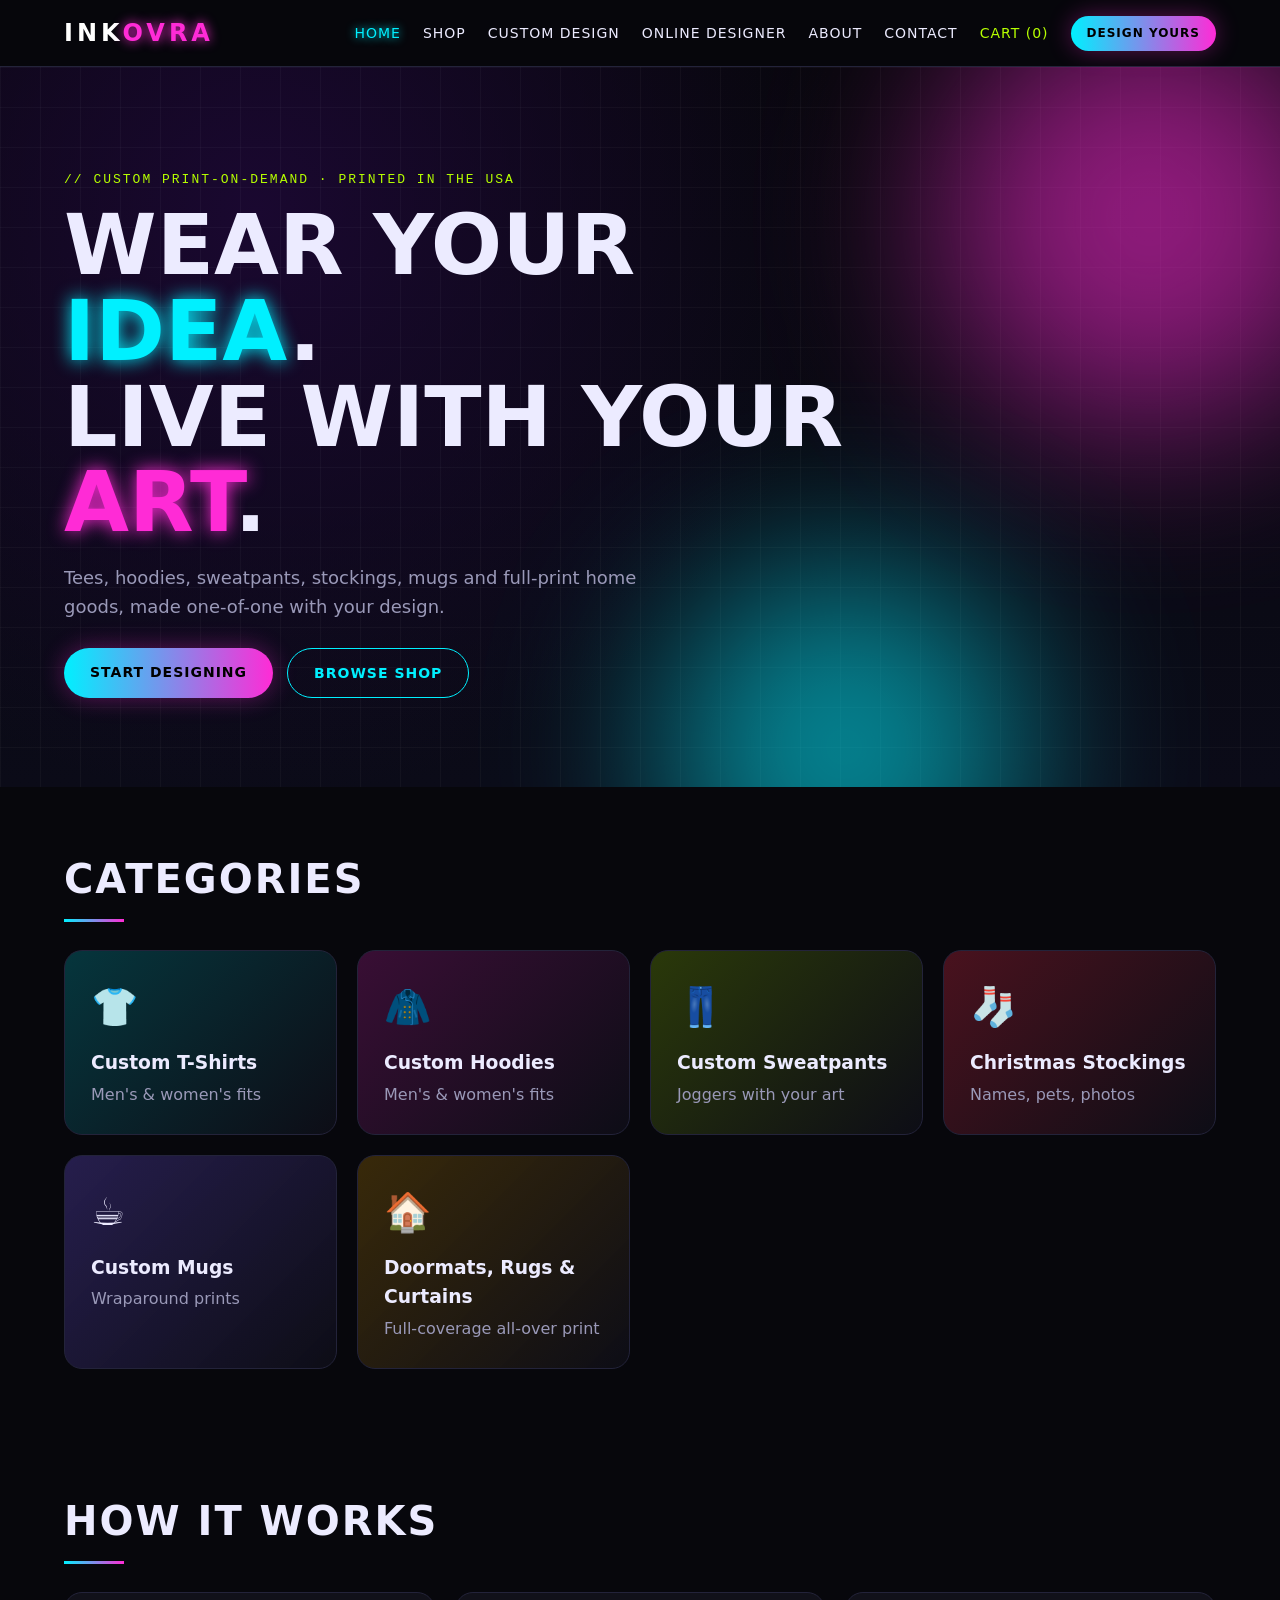
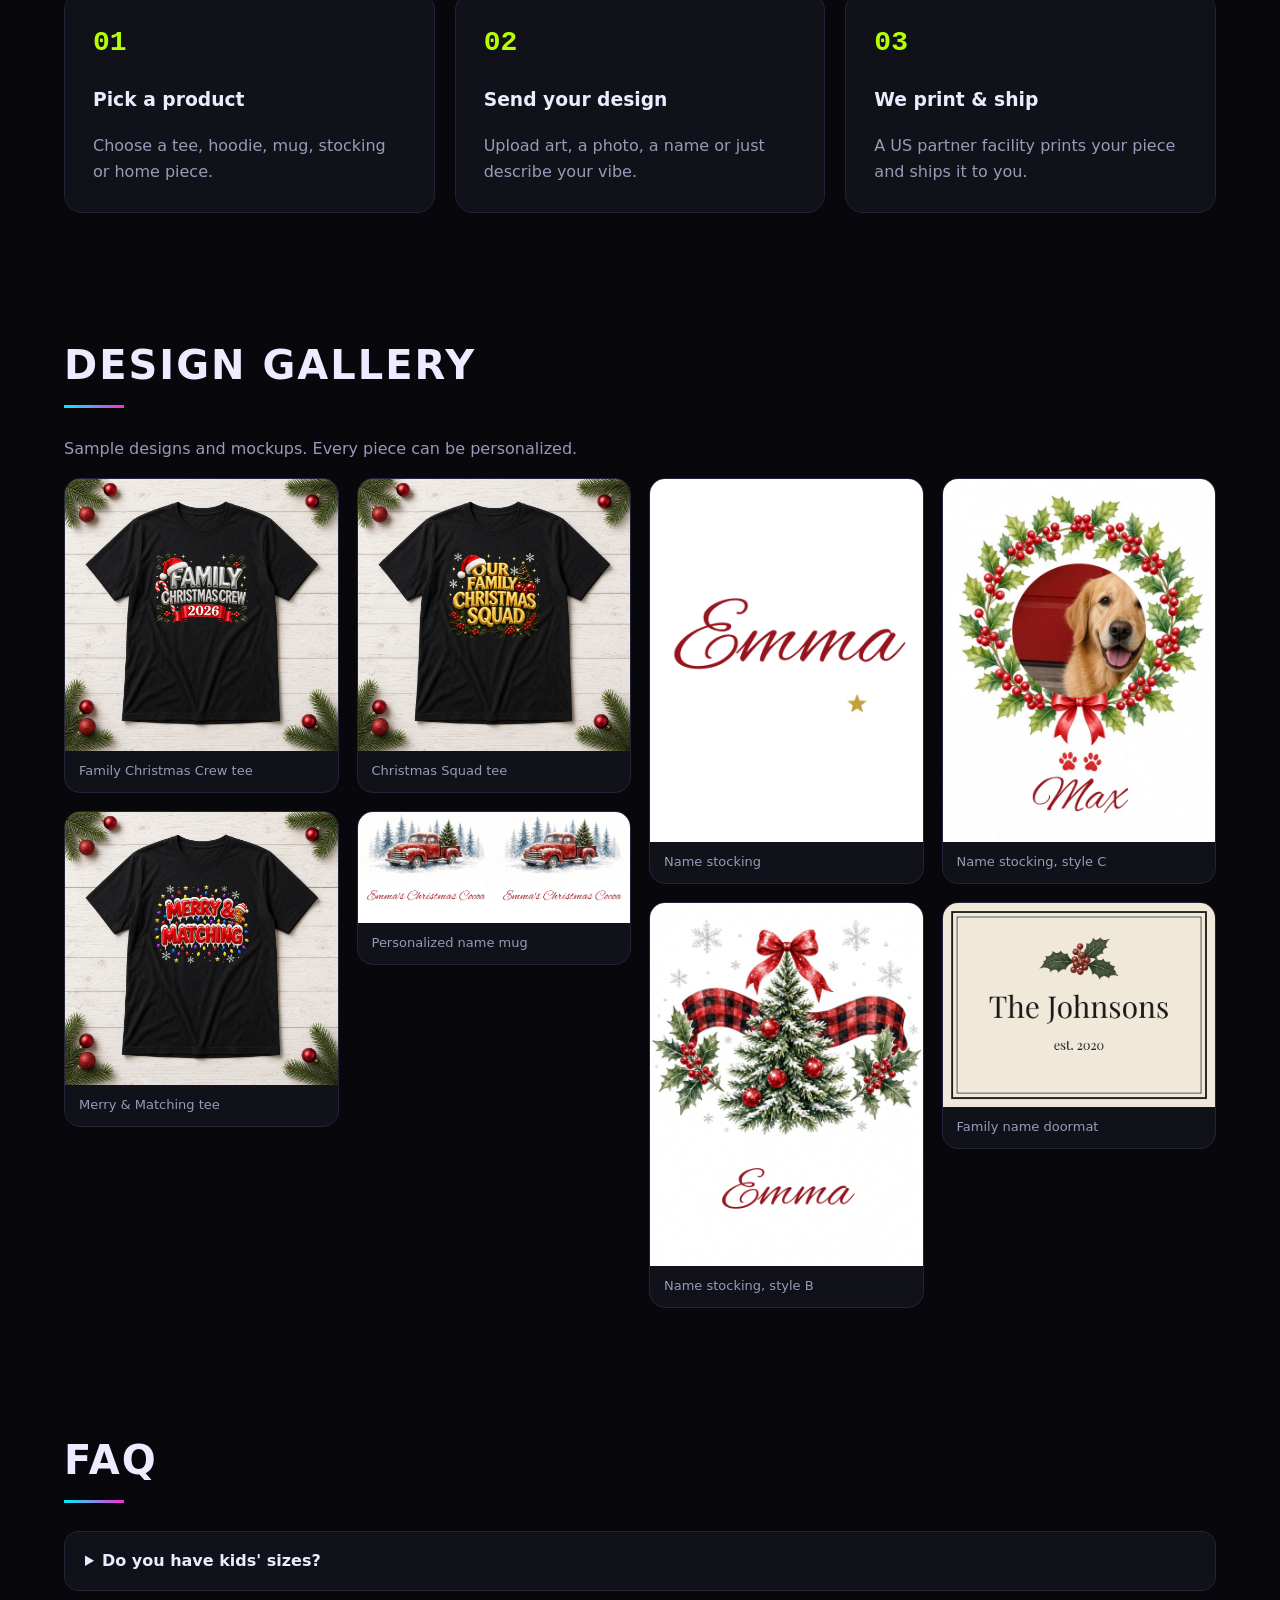
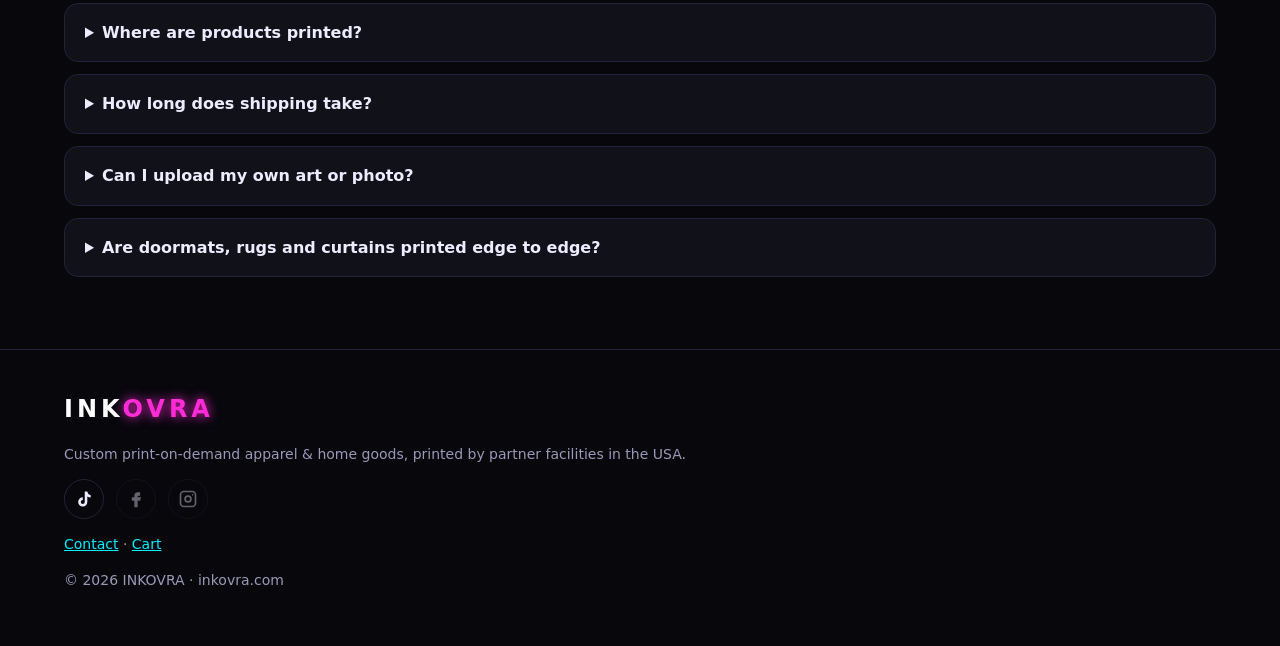
<file: index.html>
<!doctype html><html lang="en"><head><meta charset="utf-8"><meta name="viewport" content="width=device-width,initial-scale=1"><title>Wear Your Idea | INKOVRA</title><meta name="description" content="INKOVRA: custom print-on-demand tees, hoodies, mugs, stockings and home goods, printed in the USA."><meta property="og:type" content="website"><meta property="og:site_name" content="INKOVRA"><meta property="og:title" content="Wear Your Idea | INKOVRA"><meta property="og:description" content="Wear your idea. Custom print-on-demand apparel and home goods, printed in the USA."><meta property="og:image" content="https://inkovra.com/assets/mockup1_family-christmas-crew-2026.jpg"><meta property="og:url" content="https://inkovra.com/index.html"><meta name="twitter:card" content="summary_large_image"><link rel="stylesheet" href="css/style.css"></head><body>
<header class="top"><a class="logo" href="index.html">INK<span>OVRA</span></a><button class="burger" aria-label="Menu" onclick="document.body.classList.toggle('open')">☰</button><nav><a href="index.html" class=on>Home</a><a href="shop.html">Shop</a><a href="custom.html">Custom Design</a><a href="designer.html">Online Designer</a><a href="about.html">About</a><a href="contact.html">Contact</a><a href="checkout.html" class="cartlink">Cart (<span id="cc">0</span>)</a><a class="btn sm" href="custom.html">Design Yours</a></nav></header>
<main><section class="hero"><div class="glow g1"></div><div class="glow g2"></div><div class="hin"><p class="kicker">// CUSTOM PRINT-ON-DEMAND · PRINTED IN THE USA</p><h1>Wear your <span class="neon">idea</span>.<br>Live with your <span class="neon2">art</span>.</h1><p class="lead">Tees, hoodies, sweatpants, stockings, mugs and full-print home goods, made one-of-one with your design.</p><div class="row"><a class="btn" href="custom.html">Start Designing</a><a class="btn ghost" href="shop.html">Browse Shop</a></div></div></section>
<section><h2 class="sec">Categories</h2><div class="grid cats"><a class="cat c-tee" href="shop.html#tee"><div class="ico">👕</div><h3>Custom T-Shirts</h3><p>Men's & women's fits</p></a><a class="cat c-hoodie" href="shop.html#hoodie"><div class="ico">🧥</div><h3>Custom Hoodies</h3><p>Men's & women's fits</p></a><a class="cat c-jogger" href="shop.html#jogger"><div class="ico">👖</div><h3>Custom Sweatpants</h3><p>Joggers with your art</p></a><a class="cat c-stocking" href="shop.html#stocking"><div class="ico">🧦</div><h3>Christmas Stockings</h3><p>Names, pets, photos</p></a><a class="cat c-mug" href="shop.html#mug"><div class="ico">☕</div><h3>Custom Mugs</h3><p>Wraparound prints</p></a><a class="cat c-home" href="shop.html#home"><div class="ico">🏠</div><h3>Doormats, Rugs & Curtains</h3><p>Full-coverage all-over print</p></a></div></section>
<section class="how"><h2 class="sec">How it works</h2><div class="grid three"><div class="step"><b>01</b><h3>Pick a product</h3><p>Choose a tee, hoodie, mug, stocking or home piece.</p></div><div class="step"><b>02</b><h3>Send your design</h3><p>Upload art, a photo, a name or just describe your vibe.</p></div><div class="step"><b>03</b><h3>We print & ship</h3><p>A US partner facility prints your piece and ships it to you.</p></div></div></section>
<section><h2 class="sec">Design Gallery</h2><p class="muted">Sample designs and mockups. Every piece can be personalized.</p><div class="gal"><figure class="gi"><img src="assets/mockup1_family-christmas-crew-2026.jpg" alt="Family Christmas Crew tee" loading="lazy"><figcaption>Family Christmas Crew tee</figcaption></figure><figure class="gi"><img src="assets/mockup2_merry-and-matching.jpg" alt="Merry & Matching tee" loading="lazy"><figcaption>Merry & Matching tee</figcaption></figure><figure class="gi"><img src="assets/mockup3_our-family-christmas-squad.jpg" alt="Christmas Squad tee" loading="lazy"><figcaption>Christmas Squad tee</figcaption></figure><figure class="gi"><img src="assets/mug1_Emma.png" alt="Personalized name mug" loading="lazy"><figcaption>Personalized name mug</figcaption></figure><figure class="gi"><img src="assets/stocking_a_Emma.png" alt="Name stocking" loading="lazy"><figcaption>Name stocking</figcaption></figure><figure class="gi"><img src="assets/stocking_b_Emma.png" alt="Name stocking, style B" loading="lazy"><figcaption>Name stocking, style B</figcaption></figure><figure class="gi"><img src="assets/stocking_c_Max.png" alt="Name stocking, style C" loading="lazy"><figcaption>Name stocking, style C</figcaption></figure><figure class="gi"><img src="assets/doormat_a_Johnsons.png" alt="Family name doormat" loading="lazy"><figcaption>Family name doormat</figcaption></figure></div></section>
<section class="faq"><h2 class="sec">FAQ</h2><details><summary>Do you have kids' sizes?</summary><p>Not right now. Our tees and hoodies come in men's and women's fits only.</p></details><details><summary>Where are products printed?</summary><p>Orders are printed and shipped by partner print facilities in the United States.</p></details><details><summary>How long does shipping take?</summary><p>Production and delivery times depend on the product. We'll confirm the timeline with you before you order.</p></details><details><summary>Can I upload my own art or photo?</summary><p>Yes. Use the Custom Design page to describe your idea and share references, and we'll follow up.</p></details><details><summary>Are doormats, rugs and curtains printed edge to edge?</summary><p>Yes, they are full-coverage all-over prints.</p></details></section></main>
<footer><div class="logo">INK<span>OVRA</span></div><p>Custom print-on-demand apparel & home goods, printed by partner facilities in the USA.</p><div class="social" data-social></div><p><a href="contact.html">Contact</a> · <a href="checkout.html">Cart</a></p><p class="muted">© 2026 INKOVRA · inkovra.com</p></footer><script src="js/config.js"></script><script src="js/main.js"></script></body></html>
</file>
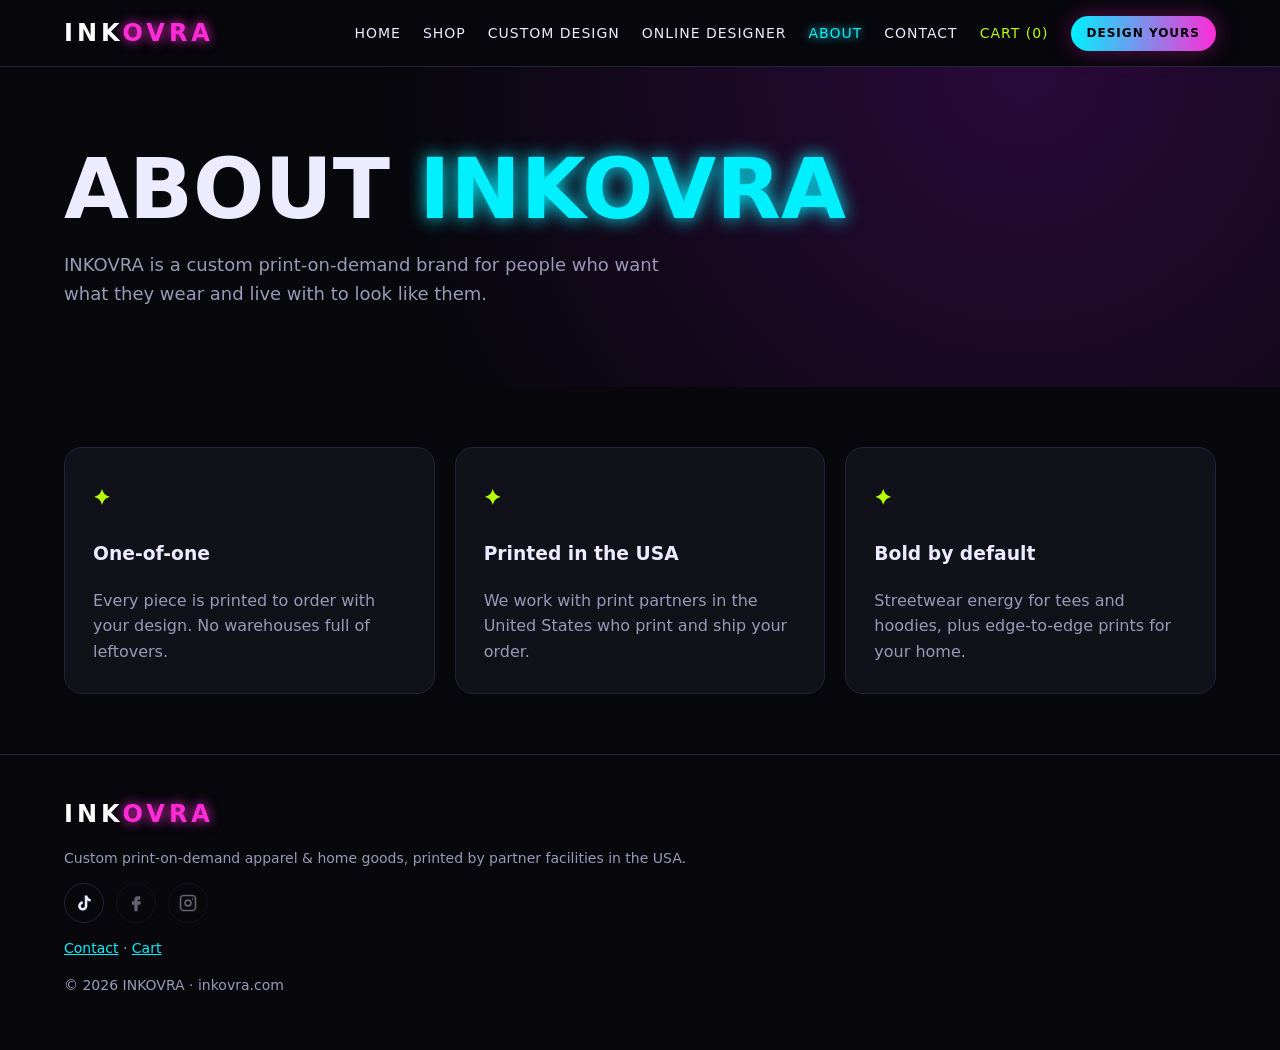
<file: about.html>
<!doctype html><html lang="en"><head><meta charset="utf-8"><meta name="viewport" content="width=device-width,initial-scale=1"><title>About | INKOVRA</title><meta name="description" content="INKOVRA: custom print-on-demand tees, hoodies, mugs, stockings and home goods, printed in the USA."><meta property="og:type" content="website"><meta property="og:site_name" content="INKOVRA"><meta property="og:title" content="About | INKOVRA"><meta property="og:description" content="Wear your idea. Custom print-on-demand apparel and home goods, printed in the USA."><meta property="og:image" content="https://inkovra.com/assets/mockup1_family-christmas-crew-2026.jpg"><meta property="og:url" content="https://inkovra.com/about.html"><meta name="twitter:card" content="summary_large_image"><link rel="stylesheet" href="css/style.css"></head><body>
<header class="top"><a class="logo" href="index.html">INK<span>OVRA</span></a><button class="burger" aria-label="Menu" onclick="document.body.classList.toggle('open')">☰</button><nav><a href="index.html">Home</a><a href="shop.html">Shop</a><a href="custom.html">Custom Design</a><a href="designer.html">Online Designer</a><a href="about.html" class=on>About</a><a href="contact.html">Contact</a><a href="checkout.html" class="cartlink">Cart (<span id="cc">0</span>)</a><a class="btn sm" href="custom.html">Design Yours</a></nav></header>
<main><section class="ph-head"><h1>About <span class="neon">INKOVRA</span></h1><p class="lead">INKOVRA is a custom print-on-demand brand for people who want what they wear and live with to look like them.</p></section>
<section class="grid three"><div class="step"><b>✦</b><h3>One-of-one</h3><p>Every piece is printed to order with your design. No warehouses full of leftovers.</p></div><div class="step"><b>✦</b><h3>Printed in the USA</h3><p>We work with print partners in the United States who print and ship your order.</p></div><div class="step"><b>✦</b><h3>Bold by default</h3><p>Streetwear energy for tees and hoodies, plus edge-to-edge prints for your home.</p></div></section></main>
<footer><div class="logo">INK<span>OVRA</span></div><p>Custom print-on-demand apparel & home goods, printed by partner facilities in the USA.</p><div class="social" data-social></div><p><a href="contact.html">Contact</a> · <a href="checkout.html">Cart</a></p><p class="muted">© 2026 INKOVRA · inkovra.com</p></footer><script src="js/config.js"></script><script src="js/main.js"></script></body></html>
</file>
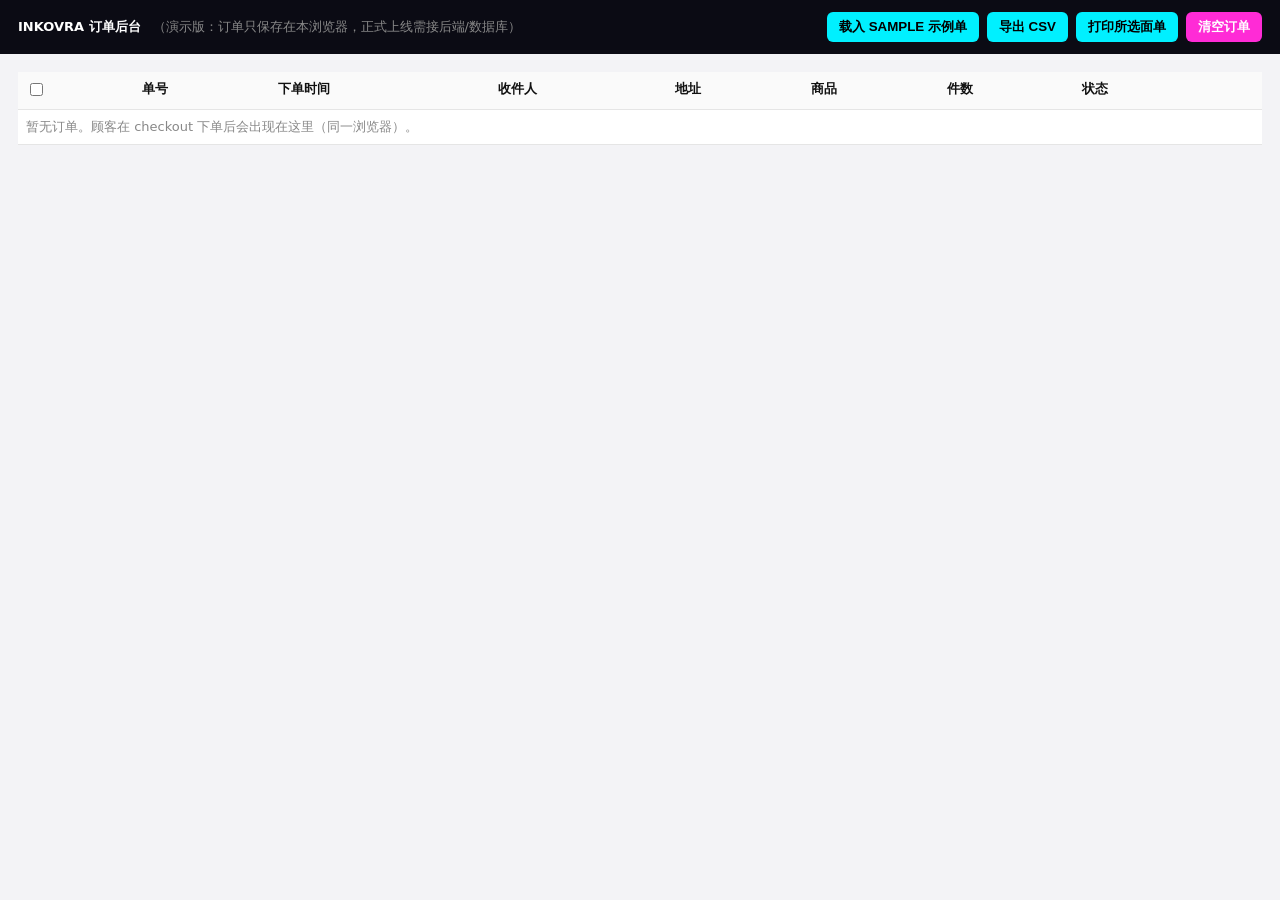
<file: admin.html>
<!doctype html><html lang="zh"><head><meta charset="utf-8"><meta name="viewport" content="width=device-width,initial-scale=1"><meta name="robots" content="noindex"><title>INKOVRA 订单后台</title><link rel="stylesheet" href="css/admin.css"></head><body>
<div class="bar noprint"><b>INKOVRA 订单后台</b><span class="muted">（演示版：订单只保存在本浏览器，正式上线需接后端/数据库）</span><div class="act"><button id="sample">载入 SAMPLE 示例单</button><button id="csv">导出 CSV</button><button id="printall">打印所选面单</button><button id="clear" class="warn">清空订单</button></div></div>
<table class="noprint" id="tbl"><thead><tr><th><input type="checkbox" id="all"></th><th>单号</th><th>下单时间</th><th>收件人</th><th>地址</th><th>商品</th><th>件数</th><th>状态</th><th></th></tr></thead><tbody></tbody></table>
<div id="labels"></div><script src="js/config.js"></script><script src="js/qrcode.js"></script><script src="js/admin.js"></script></body></html>
</file>
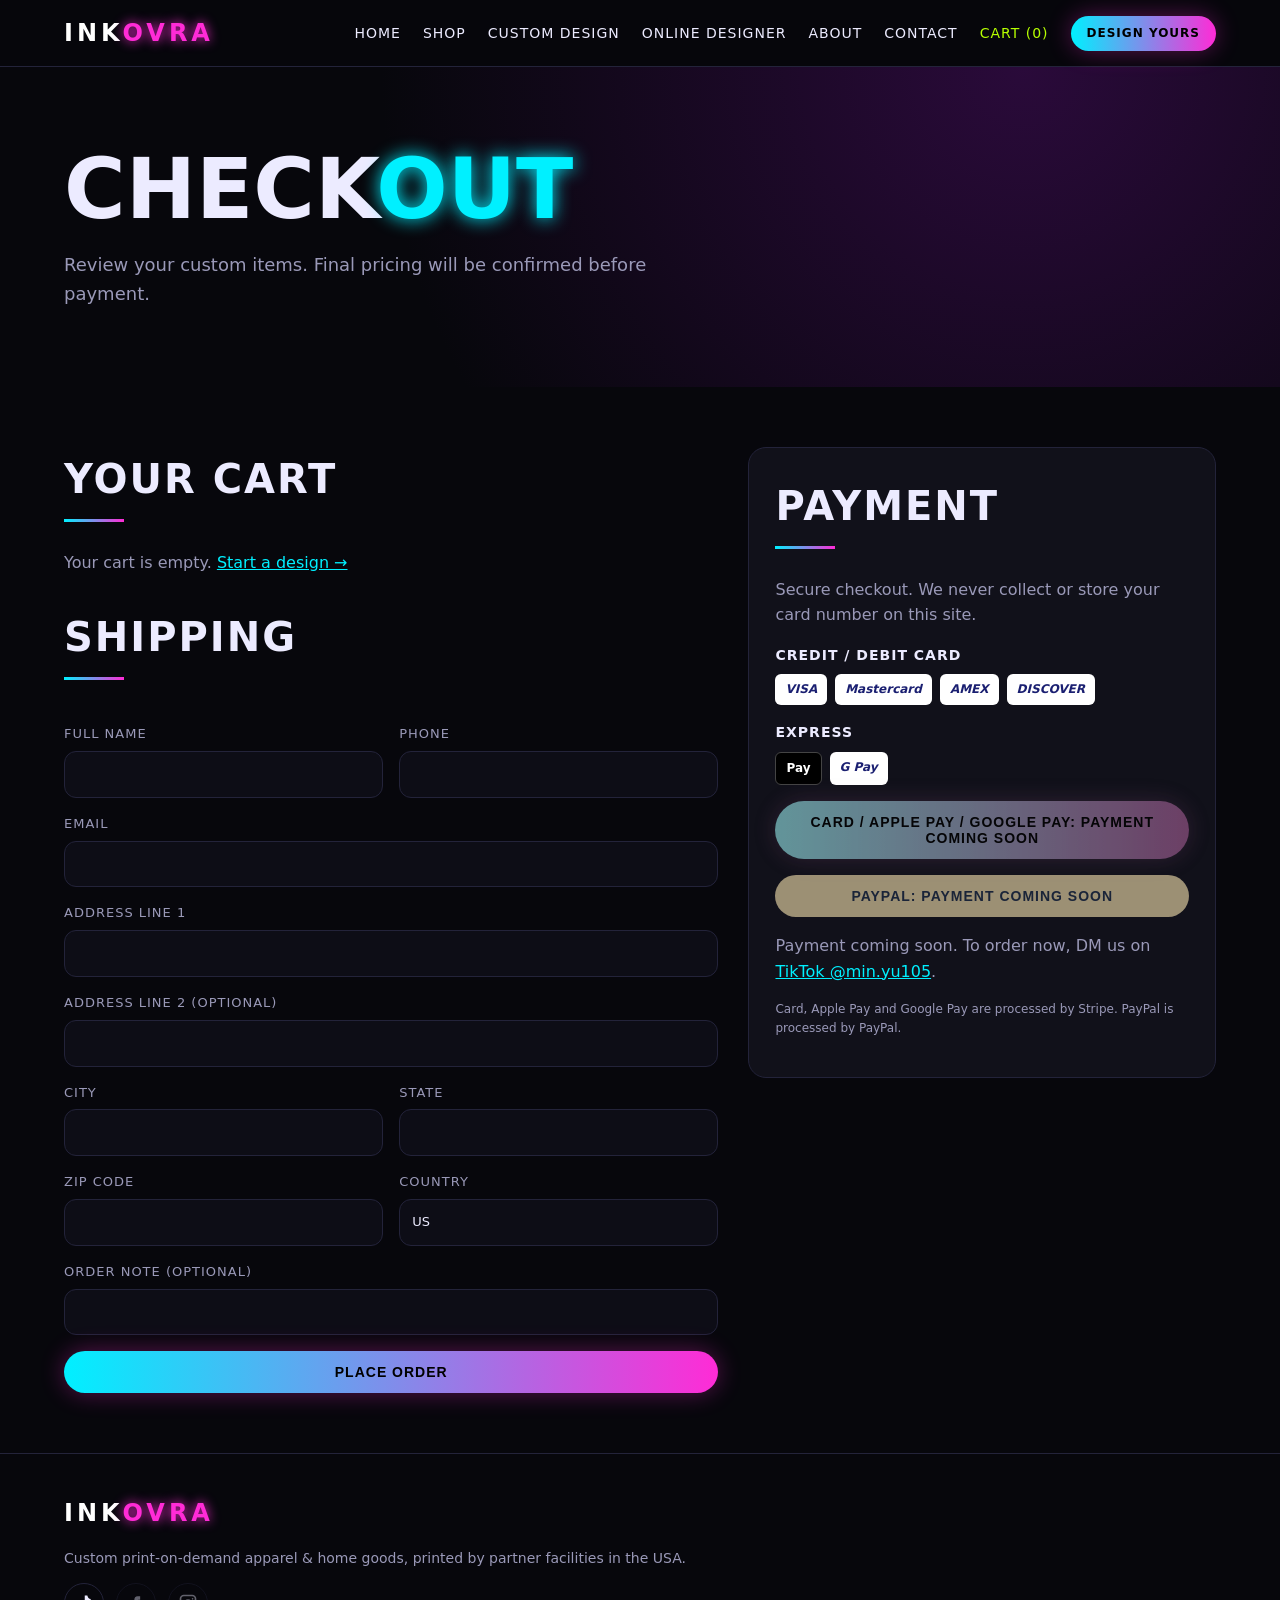
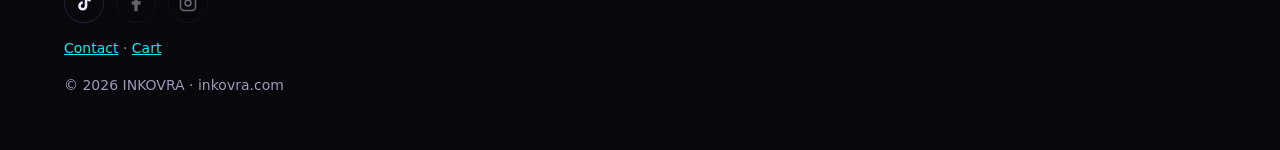
<file: checkout.html>
<!doctype html><html lang="en"><head><meta charset="utf-8"><meta name="viewport" content="width=device-width,initial-scale=1"><title>Checkout | INKOVRA</title><meta name="description" content="INKOVRA: custom print-on-demand tees, hoodies, mugs, stockings and home goods, printed in the USA."><meta property="og:type" content="website"><meta property="og:site_name" content="INKOVRA"><meta property="og:title" content="Checkout | INKOVRA"><meta property="og:description" content="Wear your idea. Custom print-on-demand apparel and home goods, printed in the USA."><meta property="og:image" content="https://inkovra.com/assets/mockup1_family-christmas-crew-2026.jpg"><meta property="og:url" content="https://inkovra.com/checkout.html"><meta name="twitter:card" content="summary_large_image"><link rel="stylesheet" href="css/style.css"></head><body>
<header class="top"><a class="logo" href="index.html">INK<span>OVRA</span></a><button class="burger" aria-label="Menu" onclick="document.body.classList.toggle('open')">☰</button><nav><a href="index.html">Home</a><a href="shop.html">Shop</a><a href="custom.html">Custom Design</a><a href="designer.html">Online Designer</a><a href="about.html">About</a><a href="contact.html">Contact</a><a href="checkout.html" class="cartlink">Cart (<span id="cc">0</span>)</a><a class="btn sm" href="custom.html">Design Yours</a></nav></header>
<main><section class="ph-head"><h1>Check<span class="neon">out</span></h1><p class="lead">Review your custom items. Final pricing will be confirmed before payment.</p></section>
<section class="co"><div><h2 class="sec">Your cart</h2><div id="cartlist"></div>
<form id="shipform" class="form ship"><h2 class="sec">Shipping</h2><div class="two"><label>Full name<input name="name" required></label><label>Phone<input name="phone" required></label></div><label>Email<input type="email" name="email" required></label><label>Address line 1<input name="addr1" required></label><label>Address line 2 (optional)<input name="addr2"></label><div class="two"><label>City<input name="city" required></label><label>State<input name="state" required maxlength="20"></label></div><div class="two"><label>ZIP code<input name="zip" required pattern="[0-9]{5}(-[0-9]{4})?"></label><label>Country<input name="country" value="US" readonly></label></div><label>Order note (optional)<input name="note"></label><button class="btn" type="submit">Place order</button><p id="ordok" class="ok" hidden></p></form></div>
<aside class="pay"><h2 class="sec">Payment</h2><p class="muted">Secure checkout. We never collect or store your card number on this site.</p>
<div class="pmethod"><h3>Credit / Debit Card</h3><div class="pms"><span class="pm">VISA</span><span class="pm">Mastercard</span><span class="pm">AMEX</span><span class="pm">DISCOVER</span></div></div><div class="pmethod"><h3>Express</h3><div class="pms"><span class="pm dark"> Pay</span><span class="pm">G Pay</span></div></div>
<button class="btn wide" id="stripebtn">Pay with Card / Apple Pay / Google Pay</button><div id="paypal-button-container"><button class="btn wide pp" id="ppbtn">PayPal</button></div>
<p class="muted" id="paynote" hidden>Payment coming soon. To order now, DM us on <a href="https://www.tiktok.com/@min.yu105" target="_blank" rel="noopener">TikTok @min.yu105</a>.</p>
<p class="muted small">Card, Apple Pay and Google Pay are processed by Stripe. PayPal is processed by PayPal.</p></aside></section></main>
<footer><div class="logo">INK<span>OVRA</span></div><p>Custom print-on-demand apparel & home goods, printed by partner facilities in the USA.</p><div class="social" data-social></div><p><a href="contact.html">Contact</a> · <a href="checkout.html">Cart</a></p><p class="muted">© 2026 INKOVRA · inkovra.com</p></footer><script src="js/config.js"></script><script src="js/main.js"></script></body></html>
</file>
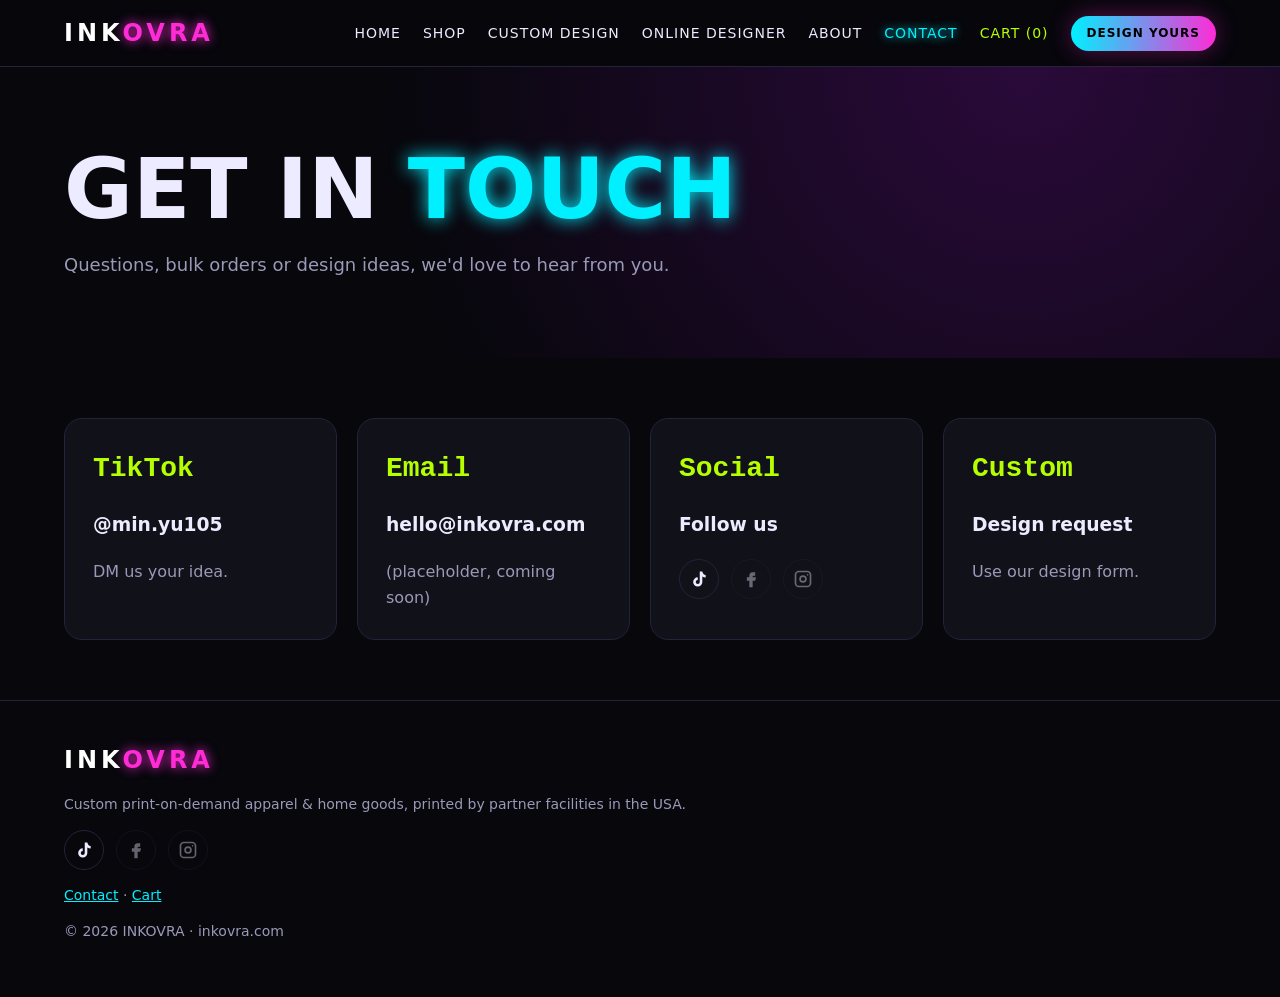
<file: contact.html>
<!doctype html><html lang="en"><head><meta charset="utf-8"><meta name="viewport" content="width=device-width,initial-scale=1"><title>Contact | INKOVRA</title><meta name="description" content="INKOVRA: custom print-on-demand tees, hoodies, mugs, stockings and home goods, printed in the USA."><meta property="og:type" content="website"><meta property="og:site_name" content="INKOVRA"><meta property="og:title" content="Contact | INKOVRA"><meta property="og:description" content="Wear your idea. Custom print-on-demand apparel and home goods, printed in the USA."><meta property="og:image" content="https://inkovra.com/assets/mockup1_family-christmas-crew-2026.jpg"><meta property="og:url" content="https://inkovra.com/contact.html"><meta name="twitter:card" content="summary_large_image"><link rel="stylesheet" href="css/style.css"></head><body>
<header class="top"><a class="logo" href="index.html">INK<span>OVRA</span></a><button class="burger" aria-label="Menu" onclick="document.body.classList.toggle('open')">☰</button><nav><a href="index.html">Home</a><a href="shop.html">Shop</a><a href="custom.html">Custom Design</a><a href="designer.html">Online Designer</a><a href="about.html">About</a><a href="contact.html" class=on>Contact</a><a href="checkout.html" class="cartlink">Cart (<span id="cc">0</span>)</a><a class="btn sm" href="custom.html">Design Yours</a></nav></header>
<main><section class="ph-head"><h1>Get in <span class="neon">touch</span></h1><p class="lead">Questions, bulk orders or design ideas, we'd love to hear from you.</p></section>
<section class="grid three"><a class="step link" href="https://www.tiktok.com/@min.yu105" target="_blank" rel="noopener"><b>TikTok</b><h3>@min.yu105</h3><p>DM us your idea.</p></a><div class="step"><b>Email</b><h3>hello@inkovra.com</h3><p class="muted">(placeholder, coming soon)</p></div><div class="step"><b>Social</b><h3>Follow us</h3><div class="social" data-social></div></div><a class="step link" href="custom.html"><b>Custom</b><h3>Design request</h3><p>Use our design form.</p></a></section></main>
<footer><div class="logo">INK<span>OVRA</span></div><p>Custom print-on-demand apparel & home goods, printed by partner facilities in the USA.</p><div class="social" data-social></div><p><a href="contact.html">Contact</a> · <a href="checkout.html">Cart</a></p><p class="muted">© 2026 INKOVRA · inkovra.com</p></footer><script src="js/config.js"></script><script src="js/main.js"></script></body></html>
</file>
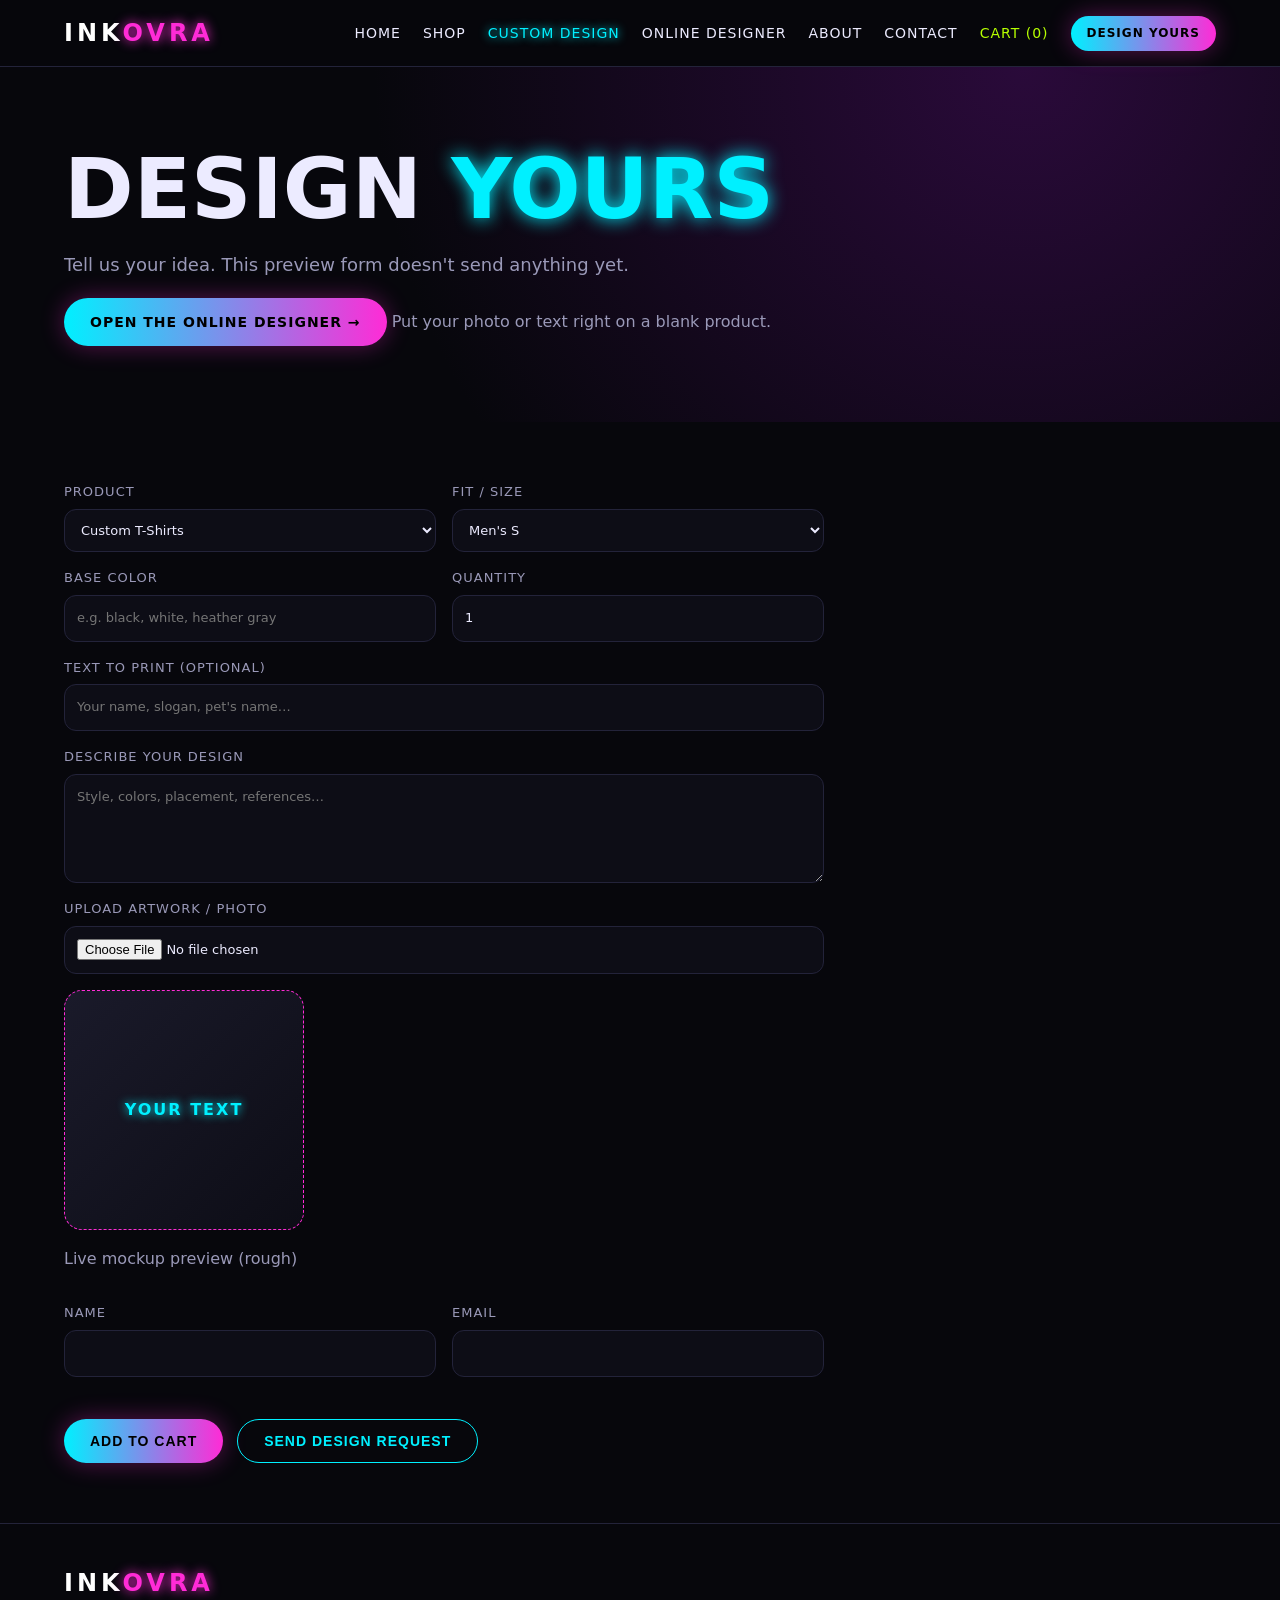
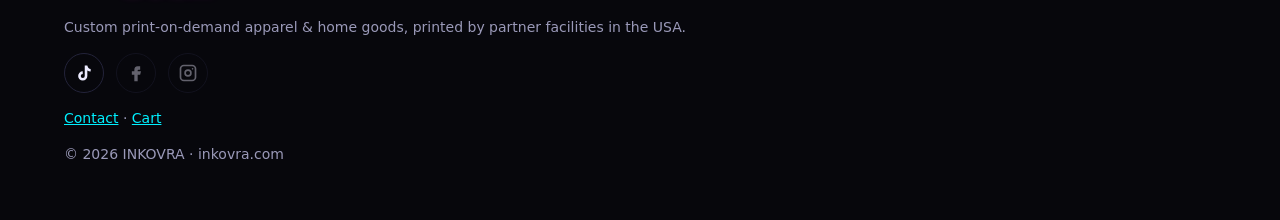
<file: custom.html>
<!doctype html><html lang="en"><head><meta charset="utf-8"><meta name="viewport" content="width=device-width,initial-scale=1"><title>Custom Design | INKOVRA</title><meta name="description" content="INKOVRA: custom print-on-demand tees, hoodies, mugs, stockings and home goods, printed in the USA."><meta property="og:type" content="website"><meta property="og:site_name" content="INKOVRA"><meta property="og:title" content="Custom Design | INKOVRA"><meta property="og:description" content="Wear your idea. Custom print-on-demand apparel and home goods, printed in the USA."><meta property="og:image" content="https://inkovra.com/assets/mockup1_family-christmas-crew-2026.jpg"><meta property="og:url" content="https://inkovra.com/custom.html"><meta name="twitter:card" content="summary_large_image"><link rel="stylesheet" href="css/style.css"></head><body>
<header class="top"><a class="logo" href="index.html">INK<span>OVRA</span></a><button class="burger" aria-label="Menu" onclick="document.body.classList.toggle('open')">☰</button><nav><a href="index.html">Home</a><a href="shop.html">Shop</a><a href="custom.html" class=on>Custom Design</a><a href="designer.html">Online Designer</a><a href="about.html">About</a><a href="contact.html">Contact</a><a href="checkout.html" class="cartlink">Cart (<span id="cc">0</span>)</a><a class="btn sm" href="custom.html">Design Yours</a></nav></header>
<main><section class="ph-head"><h1>Design <span class="neon">yours</span></h1><p class="lead">Tell us your idea. This preview form doesn't send anything yet.</p><p><a class="btn" href="designer.html">Open the Online Designer →</a> <span class="muted">Put your photo or text right on a blank product.</span></p></section>
<section><form id="cform" class="form"><div class="two"><label>Product<select name="item" id="item"><option value="tee">Custom T-Shirts</option><option value="hoodie">Custom Hoodies</option><option value="jogger">Custom Sweatpants</option><option value="stocking">Christmas Stockings</option><option value="mug">Custom Mugs</option><option value="home">Doormats, Rugs & Curtains</option></select></label><label>Fit / size<select name="size"><option>Men's S</option><option>Men's M</option><option>Men's L</option><option>Men's XL</option><option>Men's 2XL</option><option>Women's S</option><option>Women's M</option><option>Women's L</option><option>Women's XL</option><option>N/A (non-apparel)</option></select></label></div>
<div class="two"><label>Base color<input name="color" placeholder="e.g. black, white, heather gray"></label><label>Quantity<input type="number" name="qty" min="1" value="1"></label></div>
<label>Text to print (optional)<input name="text" id="ptext" maxlength="40" placeholder="Your name, slogan, pet's name…"></label>
<label>Describe your design<textarea name="desc" rows="4" placeholder="Style, colors, placement, references…"></textarea></label>
<label>Upload artwork / photo<input type="file" id="file" accept="image/*"></label>
<div class="preview"><div class="pv" id="pv"><img id="pvimg" alt=""><span id="pvtext">YOUR TEXT</span></div><p class="muted">Live mockup preview (rough)</p></div>
<div class="two"><label>Name<input name="name" required></label><label>Email<input type="email" name="email" required></label></div>
<div class="row"><button class="btn" type="button" id="addcart">Add to cart</button><button class="btn ghost" type="submit">Send design request</button></div><p id="added" class="ok" hidden>Added to cart. <a href="checkout.html">Go to checkout →</a></p><p id="ok" class="ok" hidden>Thanks! Online submissions are coming soon. For now, please reach us on TikTok @min.yu105.</p></form></section></main>
<footer><div class="logo">INK<span>OVRA</span></div><p>Custom print-on-demand apparel & home goods, printed by partner facilities in the USA.</p><div class="social" data-social></div><p><a href="contact.html">Contact</a> · <a href="checkout.html">Cart</a></p><p class="muted">© 2026 INKOVRA · inkovra.com</p></footer><script src="js/config.js"></script><script src="js/main.js"></script></body></html>
</file>
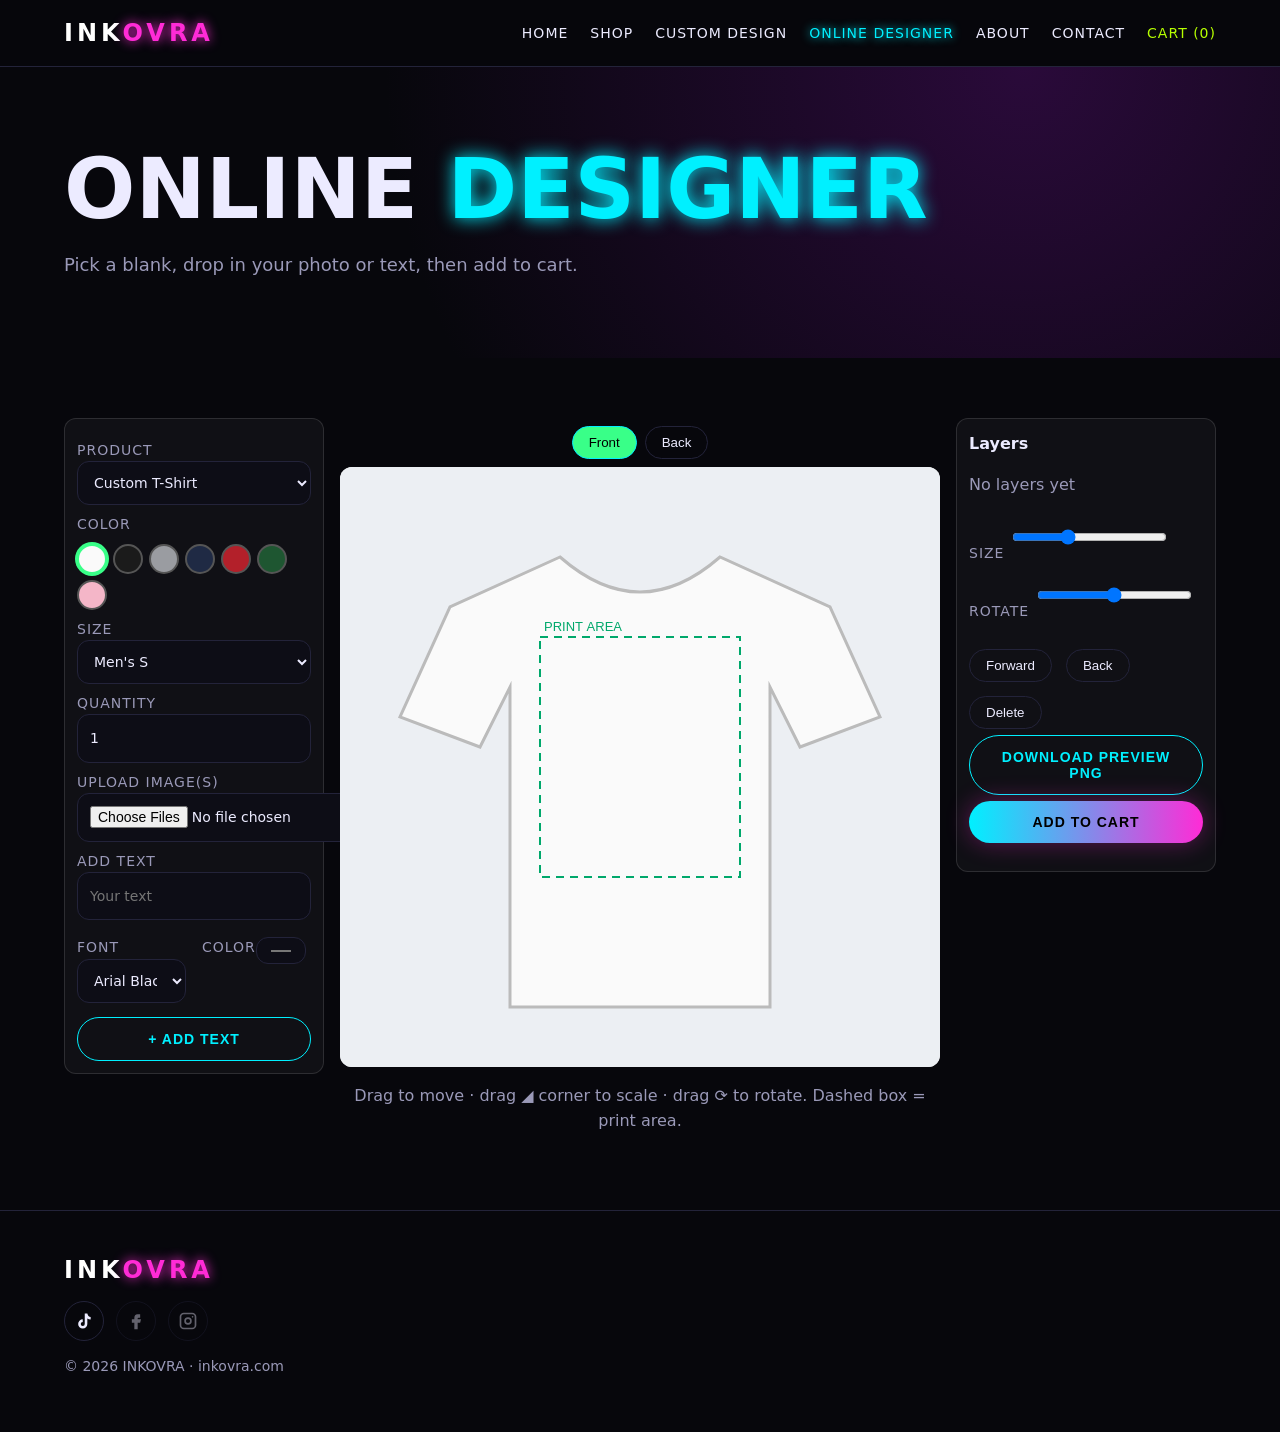
<file: designer.html>
<!doctype html><html lang="en"><head><meta charset="utf-8"><meta name="viewport" content="width=device-width,initial-scale=1"><title>Online Designer | INKOVRA</title><meta name="description" content="Design your own custom tee, hoodie, mug, stocking or home goods online with INKOVRA."><meta property="og:title" content="Online Designer | INKOVRA"><meta property="og:image" content="https://inkovra.com/assets/mockup1_family-christmas-crew-2026.jpg"><link rel="stylesheet" href="css/style.css"><style>
.dz{display:grid;grid-template-columns:260px 1fr 260px;gap:16px;align-items:start}.dz .pn{background:rgba(255,255,255,.04);border:1px solid rgba(255,255,255,.12);border-radius:12px;padding:12px}
.dz label{display:block;margin:8px 0;font-size:14px}.dz select,.dz input[type=text],.dz input[type=number]{width:100%}.sw{display:flex;flex-wrap:wrap;gap:6px}.sw button{width:30px;height:30px;border-radius:50%;border:2px solid #555;cursor:pointer}.sw button.on{border-color:#39ff88;box-shadow:0 0 0 2px #39ff88}
#cv{width:100%;max-width:600px;aspect-ratio:1;touch-action:none;background:#f3f3f3;border-radius:12px;display:block;margin:auto}.tabs{display:flex;gap:8px;justify-content:center;margin:8px}.tabs button.on{background:#39ff88;color:#000}
.dz .btn{width:100%;margin-top:6px}.ly div{display:flex;justify-content:space-between;padding:4px 6px;border-radius:6px;cursor:pointer;font-size:13px}.ly div.on{background:rgba(57,255,136,.2)}
@media(max-width:900px){.dz{grid-template-columns:1fr}.dz .mid{order:-1}}</style></head><body>
<header class="top"><a class="logo" href="index.html">INK<span>OVRA</span></a><button class="burger" aria-label="Menu" onclick="document.body.classList.toggle('open')">☰</button><nav><a href="index.html">Home</a><a href="shop.html">Shop</a><a href="custom.html">Custom Design</a><a href="designer.html" class=on>Online Designer</a><a href="about.html">About</a><a href="contact.html">Contact</a><a href="checkout.html" class="cartlink">Cart (<span id="cc">0</span>)</a></nav></header>
<main><section class="ph-head"><h1>Online <span class="neon">Designer</span></h1><p class="lead">Pick a blank, drop in your photo or text, then add to cart.</p></section>
<section class="dz">
<div class="pn"><label>Product<select id="prod"></select></label><label>Color</label><div class="sw" id="colors"></div>
<label>Size<select id="size"></select></label><label>Quantity<input type="number" id="qty" min="1" value="1"></label>
<label>Upload image(s)<input type="file" id="up" accept="image/*" multiple></label>
<label>Add text<input type="text" id="txt" maxlength="40" placeholder="Your text"></label>
<div class="two"><label>Font<select id="font"><option>Arial Black</option><option>Georgia</option><option>Impact</option><option>Courier New</option><option>Brush Script MT</option><option>Verdana</option></select></label><label>Color<input type="color" id="tcol" value="#e11d48"></label></div>
<button class="btn ghost" id="addtxt">+ Add text</button></div>
<div class="mid"><div class="tabs" id="sides"><button class="chip on" data-s="front">Front</button><button class="chip" data-s="back">Back</button></div><canvas id="cv" width="600" height="600"></canvas><p class="muted" style="text-align:center">Drag to move · drag ◢ corner to scale · drag ⟳ to rotate. Dashed box = print area.</p></div>
<div class="pn"><b>Layers</b><div class="ly" id="layers"></div>
<label>Size <input type="range" id="sc" min="0.1" max="3" step="0.01"></label><label>Rotate <input type="range" id="ro" min="-180" max="180" step="1"></label>
<div class="row"><button class="chip" id="up1">Forward</button><button class="chip" id="dn1">Back</button><button class="chip" id="del">Delete</button></div>
<button class="btn ghost" id="dl">Download preview PNG</button><button class="btn" id="add">Add to cart</button><p id="added" class="ok" hidden>Added to cart. <a href="checkout.html">Go to checkout →</a></p><p class="muted" id="warn"></p></div>
</section></main>
<footer><div class="logo">INK<span>OVRA</span></div><div class="social" data-social></div><p class="muted">© 2026 INKOVRA · inkovra.com</p></footer>
<script src="js/config.js"></script><script src="js/main.js"></script><script src="js/designer.js"></script></body></html>
</file>
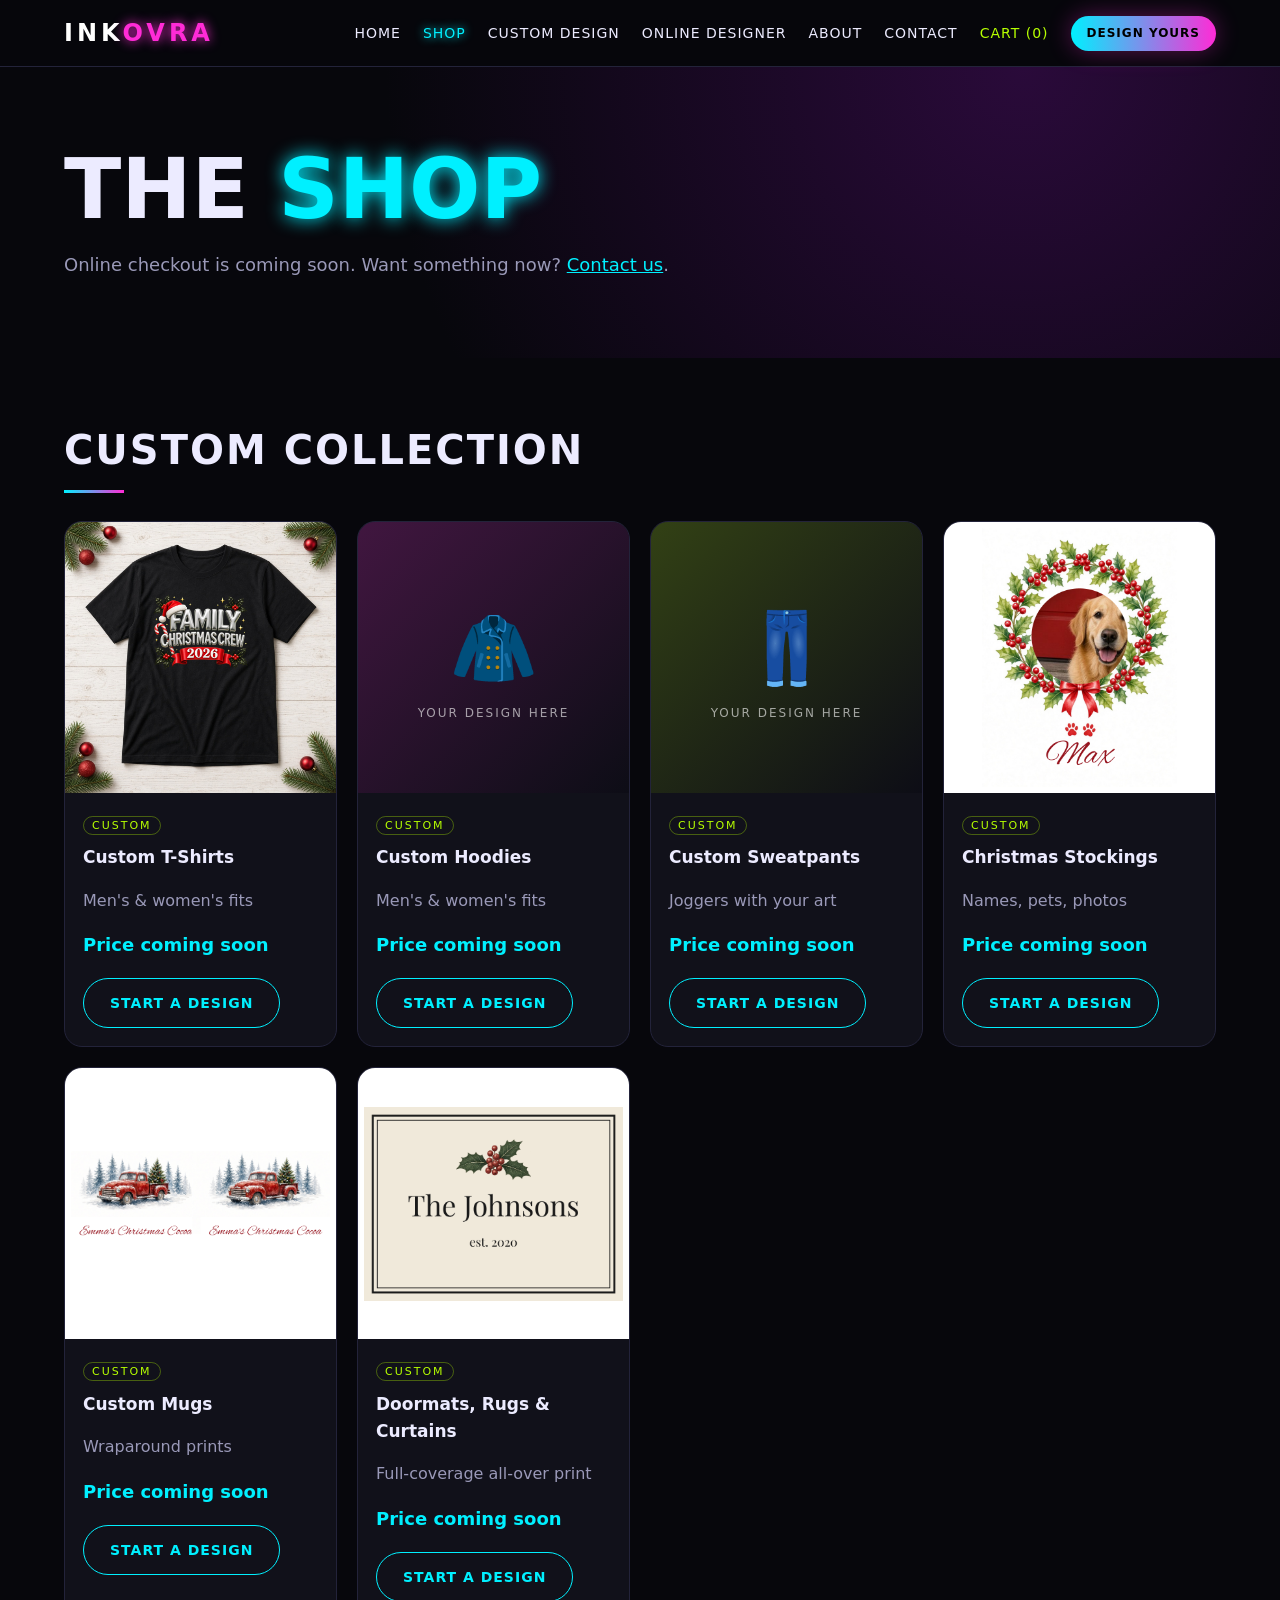
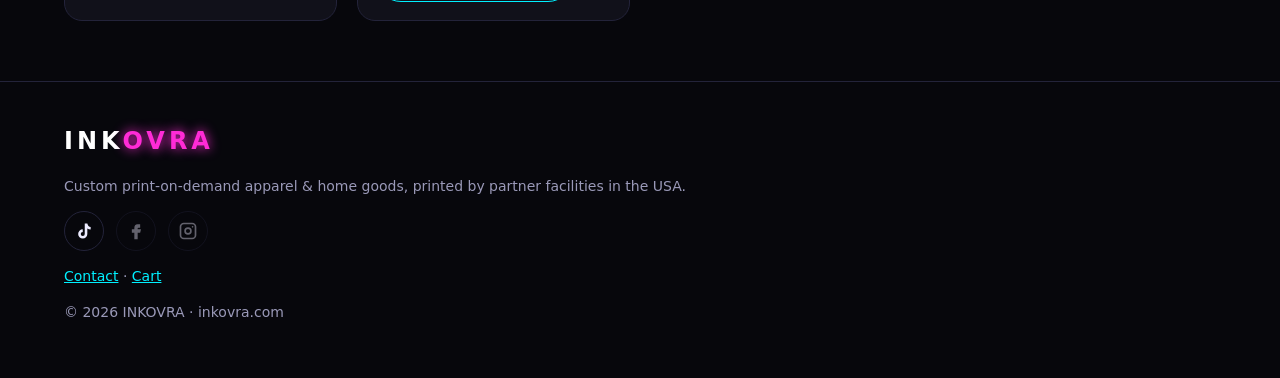
<file: shop.html>
<!doctype html><html lang="en"><head><meta charset="utf-8"><meta name="viewport" content="width=device-width,initial-scale=1"><title>Shop | INKOVRA</title><meta name="description" content="INKOVRA: custom print-on-demand tees, hoodies, mugs, stockings and home goods, printed in the USA."><meta property="og:type" content="website"><meta property="og:site_name" content="INKOVRA"><meta property="og:title" content="Shop | INKOVRA"><meta property="og:description" content="Wear your idea. Custom print-on-demand apparel and home goods, printed in the USA."><meta property="og:image" content="https://inkovra.com/assets/mockup1_family-christmas-crew-2026.jpg"><meta property="og:url" content="https://inkovra.com/shop.html"><meta name="twitter:card" content="summary_large_image"><link rel="stylesheet" href="css/style.css"></head><body>
<header class="top"><a class="logo" href="index.html">INK<span>OVRA</span></a><button class="burger" aria-label="Menu" onclick="document.body.classList.toggle('open')">☰</button><nav><a href="index.html">Home</a><a href="shop.html" class=on>Shop</a><a href="custom.html">Custom Design</a><a href="designer.html">Online Designer</a><a href="about.html">About</a><a href="contact.html">Contact</a><a href="checkout.html" class="cartlink">Cart (<span id="cc">0</span>)</a><a class="btn sm" href="custom.html">Design Yours</a></nav></header>
<main><section class="ph-head"><h1>The <span class="neon">Shop</span></h1><p class="lead">Online checkout is coming soon. Want something now? <a href="contact.html">Contact us</a>.</p></section>
<section data-g="custom"><h2 class="sec">Custom collection</h2><div class="grid prods"><div class="card" id="tee"><div class="ph img"><img src="assets/mockup1_family-christmas-crew-2026.jpg" alt=""></div><div class="cb"><span class="tag">Custom</span><h3>Custom T-Shirts</h3><p class="muted">Men's & women's fits</p><p class="price">Price coming soon</p><a class="btn ghost" href="custom.html?item=tee">Start a design</a></div></div><div class="card" id="hoodie"><div class="ph c-hoodie"><span>🧥</span><em>Your design here</em></div><div class="cb"><span class="tag">Custom</span><h3>Custom Hoodies</h3><p class="muted">Men's & women's fits</p><p class="price">Price coming soon</p><a class="btn ghost" href="custom.html?item=hoodie">Start a design</a></div></div><div class="card" id="jogger"><div class="ph c-jogger"><span>👖</span><em>Your design here</em></div><div class="cb"><span class="tag">Custom</span><h3>Custom Sweatpants</h3><p class="muted">Joggers with your art</p><p class="price">Price coming soon</p><a class="btn ghost" href="custom.html?item=jogger">Start a design</a></div></div><div class="card" id="stocking"><div class="ph img"><img src="assets/stocking_c_Max.png" alt=""></div><div class="cb"><span class="tag">Custom</span><h3>Christmas Stockings</h3><p class="muted">Names, pets, photos</p><p class="price">Price coming soon</p><a class="btn ghost" href="custom.html?item=stocking">Start a design</a></div></div><div class="card" id="mug"><div class="ph img"><img src="assets/mug1_Emma.png" alt=""></div><div class="cb"><span class="tag">Custom</span><h3>Custom Mugs</h3><p class="muted">Wraparound prints</p><p class="price">Price coming soon</p><a class="btn ghost" href="custom.html?item=mug">Start a design</a></div></div><div class="card" id="home"><div class="ph img"><img src="assets/doormat_a_Johnsons.png" alt=""></div><div class="cb"><span class="tag">Custom</span><h3>Doormats, Rugs & Curtains</h3><p class="muted">Full-coverage all-over print</p><p class="price">Price coming soon</p><a class="btn ghost" href="custom.html?item=home">Start a design</a></div></div></div></section></main>
<footer><div class="logo">INK<span>OVRA</span></div><p>Custom print-on-demand apparel & home goods, printed by partner facilities in the USA.</p><div class="social" data-social></div><p><a href="contact.html">Contact</a> · <a href="checkout.html">Cart</a></p><p class="muted">© 2026 INKOVRA · inkovra.com</p></footer><script src="js/config.js"></script><script src="js/main.js"></script></body></html>
</file>
<file: css/style.css>
:root{--bg:#07070c;--card:#11111a;--line:#23233a;--tx:#ecebff;--mu:#9a99b8;--n1:#00f0ff;--n2:#ff2bd6;--n3:#b6ff00}
*{box-sizing:border-box}body{margin:0;background:var(--bg);color:var(--tx);font:16px/1.6 "Inter",system-ui,sans-serif}a{color:var(--n1)}
.top{position:sticky;top:0;z-index:9;display:flex;align-items:center;justify-content:space-between;padding:14px 5vw;background:#07070ccc;backdrop-filter:blur(10px);border-bottom:1px solid var(--line)}
.logo{font-weight:900;font-size:24px;letter-spacing:4px;color:#fff;text-decoration:none}.logo span{color:var(--n2);text-shadow:0 0 12px var(--n2)}
nav{display:flex;gap:22px;align-items:center}nav a{color:var(--tx);text-decoration:none;font-size:14px;letter-spacing:1px;text-transform:uppercase}nav a.on,nav a:hover{color:var(--n1);text-shadow:0 0 10px var(--n1)}
.burger{display:none;background:none;border:1px solid var(--line);color:#fff;font-size:20px;border-radius:8px;padding:4px 10px}
main section{padding:60px 5vw}.sec{font-size:clamp(26px,4vw,40px);text-transform:uppercase;letter-spacing:2px;margin:0 0 28px}.sec:after{content:"";display:block;width:60px;height:3px;margin-top:8px;background:linear-gradient(90deg,var(--n1),var(--n2))}
.hero{position:relative;overflow:hidden;min-height:80vh;display:flex;align-items:center;background:radial-gradient(circle at 20% 20%,#1a0830,transparent 50%),linear-gradient(#07070c,#0b0b18)}
.hero:before{content:"";position:absolute;inset:0;background-image:linear-gradient(#ffffff08 1px,transparent 1px),linear-gradient(90deg,#ffffff08 1px,transparent 1px);background-size:40px 40px}
.glow{position:absolute;border-radius:50%;filter:blur(90px);opacity:.55;animation:f 8s ease-in-out infinite alternate}.g1{width:420px;height:420px;background:var(--n2);right:-80px;top:-60px}.g2{width:360px;height:360px;background:var(--n1);right:20%;bottom:-140px;animation-delay:-4s}@keyframes f{to{transform:translate(-40px,40px)}}
.hin{position:relative;max-width:780px}.kicker{color:var(--n3);font-family:monospace;letter-spacing:2px;font-size:13px}
h1{font-size:clamp(40px,7vw,84px);line-height:1.02;margin:10px 0 18px;text-transform:uppercase;font-weight:900}
.neon{color:var(--n1);text-shadow:0 0 18px var(--n1)}.neon2{color:var(--n2);text-shadow:0 0 18px var(--n2)}.lead{color:var(--mu);font-size:18px;max-width:620px}
.row{display:flex;gap:14px;flex-wrap:wrap;margin-top:26px}
.btn{display:inline-block;border:0;cursor:pointer;padding:13px 26px;border-radius:999px;font-weight:800;letter-spacing:1px;text-transform:uppercase;text-decoration:none;color:#000;background:linear-gradient(90deg,var(--n1),var(--n2));box-shadow:0 0 24px #ff2bd655;font-size:14px;transition:.2s}.btn:hover{transform:translateY(-2px);box-shadow:0 0 36px #00f0ff88}
.btn.ghost{background:transparent;color:var(--n1);border:1px solid var(--n1);box-shadow:none}.btn.sm{padding:8px 16px;font-size:12px;color:#000}
.grid{display:grid;gap:20px}.cats{grid-template-columns:repeat(auto-fill,minmax(220px,1fr))}.three{grid-template-columns:repeat(auto-fit,minmax(240px,1fr))}.prods{grid-template-columns:repeat(auto-fill,minmax(250px,1fr))}
.cat,.step,.card{background:var(--card);border:1px solid var(--line);border-radius:18px;transition:.25s;color:var(--tx);text-decoration:none}
.cat{padding:26px}.cat:hover,.card:hover,.step.link:hover{border-color:var(--n2);box-shadow:0 0 28px #ff2bd633;transform:translateY(-4px)}.ico{font-size:38px}.cat h3{margin:10px 0 4px}.cat p,.step p{color:var(--mu);margin:0}
.step{padding:28px}.step b{font-family:monospace;color:var(--n3);font-size:28px}
.card{overflow:hidden}.ph{aspect-ratio:1;display:flex;flex-direction:column;align-items:center;justify-content:center;font-size:70px;background:#0d0d16}.ph em{font-size:12px;color:#fff9;letter-spacing:2px;text-transform:uppercase;font-style:normal}.ph.img{background:#fff}.ph img{width:100%;height:100%;object-fit:cover}
.c-tee{background:linear-gradient(135deg,#00f0ff33,#0d0d16)}.c-hoodie{background:linear-gradient(135deg,#ff2bd633,#0d0d16)}.c-jogger{background:linear-gradient(135deg,#b6ff0033,#0d0d16)}.c-stocking{background:linear-gradient(135deg,#ff304f44,#0d0d16)}.c-mug{background:linear-gradient(135deg,#7a5cff44,#0d0d16)}.c-home{background:linear-gradient(135deg,#ffb30033,#0d0d16)}
.cb{padding:18px}.cb h3{margin:8px 0 4px;font-size:17px}.tag{font-size:11px;letter-spacing:2px;text-transform:uppercase;color:var(--n3);border:1px solid #b6ff0055;padding:2px 8px;border-radius:99px}.price{font-weight:800;color:var(--n1);font-size:18px}.muted{color:var(--mu)}
.faq details{background:var(--card);border:1px solid var(--line);border-radius:14px;padding:16px 20px;margin-bottom:12px}.faq summary{cursor:pointer;font-weight:700}.faq p{color:var(--mu)}
.ph-head{padding-top:70px!important;background:radial-gradient(circle at 80% 0,#2a0a3a,transparent 60%)}.filters{display:flex;gap:10px;margin-top:20px}.chip{background:none;border:1px solid var(--line);color:var(--tx);padding:8px 16px;border-radius:99px;cursor:pointer}.chip.on{border-color:var(--n1);color:var(--n1)}
.form{max-width:760px;display:grid;gap:16px}.two{display:grid;grid-template-columns:1fr 1fr;gap:16px}label{display:grid;gap:6px;font-size:13px;letter-spacing:1px;text-transform:uppercase;color:var(--mu)}
input,select,textarea{background:#0d0d16;border:1px solid var(--line);color:var(--tx);border-radius:12px;padding:12px;font:inherit;text-transform:none}input:focus,select:focus,textarea:focus{outline:none;border-color:var(--n1);box-shadow:0 0 12px #00f0ff44}
.pv{width:240px;height:240px;border-radius:18px;background:linear-gradient(135deg,#1a1a2a,#0d0d16);border:1px dashed var(--n2);display:flex;flex-direction:column;align-items:center;justify-content:center;gap:8px;overflow:hidden}.pv img{max-width:70%;max-height:60%;display:none}#pvtext{font-weight:900;letter-spacing:2px;color:var(--n1);text-shadow:0 0 10px var(--n1)}.ok{color:var(--n3)}
footer{border-top:1px solid var(--line);padding:40px 5vw;color:var(--mu);font-size:14px}
@media(max-width:820px){.burger{display:block}nav{display:none;position:absolute;top:100%;left:0;right:0;flex-direction:column;background:#07070cf5;padding:20px;border-bottom:1px solid var(--line)}body.open nav{display:flex}.two{grid-template-columns:1fr}main section{padding:44px 6vw}.hero{min-height:70vh}}
.gal{columns:4 240px;column-gap:18px}.gi{break-inside:avoid;margin:0 0 18px;background:var(--card);border:1px solid var(--line);border-radius:16px;overflow:hidden;transition:.25s}.gi:hover{border-color:var(--n1);box-shadow:0 0 24px #00f0ff33}.gi img{width:100%;display:block;background:#fff}.gi figcaption{padding:10px 14px;font-size:13px;color:var(--mu)}
.ph.img img[src$=".png"]{object-fit:contain;padding:6px}
.c-kids{background:linear-gradient(135deg,#00ffa244,#0d0d16)}
.cartlink{color:var(--n3)!important}.social{display:flex;gap:12px;margin:12px 0}.si{width:40px;height:40px;border-radius:50%;border:1px solid var(--line);display:flex;align-items:center;justify-content:center;transition:.2s}.si svg{width:20px;height:20px;fill:var(--tx)}.si:hover{border-color:var(--n2);box-shadow:0 0 16px #ff2bd666}.si.off{opacity:.4;cursor:default}
.co{display:grid;grid-template-columns:1.4fr 1fr;gap:30px;align-items:start}.ci{display:flex;justify-content:space-between;gap:12px;align-items:center;background:var(--card);border:1px solid var(--line);border-radius:14px;padding:16px 20px;margin-bottom:12px}.ci h3{margin:0}.ci p{margin:4px 0}.tot{font-size:18px}
.pay{background:var(--card);border:1px solid var(--line);border-radius:18px;padding:26px;position:sticky;top:90px}.pmethod h3{font-size:14px;letter-spacing:1px;text-transform:uppercase;margin:16px 0 8px}.pms{display:flex;flex-wrap:wrap;gap:8px}.pm{background:#fff;color:#1a1f71;font-weight:900;font-size:12px;padding:6px 10px;border-radius:6px;font-style:italic}.pm.dark{background:#000;color:#fff;border:1px solid #444;font-style:normal}
.btn.wide{display:block;width:100%;margin-top:16px;text-align:center}.btn.pp{background:#ffc439;color:#003087;box-shadow:none}.btn.dis{filter:grayscale(.7);opacity:.7}.small{font-size:12px}
@media(max-width:820px){.co{grid-template-columns:1fr}.pay{position:static}}
.ship{margin-top:30px;max-width:none}
</file>
<file: css/admin.css>
body{font:13px/1.4 system-ui,"PingFang SC","Noto Sans CJK SC",sans-serif;margin:0;background:#f3f3f6;color:#111}.bar{display:flex;gap:12px;align-items:center;flex-wrap:wrap;padding:12px 18px;background:#0b0b14;color:#fff}.muted{color:#888}.act{margin-left:auto;display:flex;gap:8px;flex-wrap:wrap}button{padding:6px 12px;border:1px solid #ccc;background:#fff;border-radius:6px;cursor:pointer}.bar button{background:#00f0ff;border:0;font-weight:700}.bar .warn{background:#ff2bd6;color:#fff}
table{width:calc(100% - 36px);margin:18px;border-collapse:collapse;background:#fff}th,td{border-bottom:1px solid #e5e5e5;padding:8px;text-align:left;vertical-align:top}th{background:#fafafa}
#labels{display:flex;flex-wrap:wrap;gap:18px;padding:18px}.label{width:100mm;min-height:150mm;background:#fff;border:1px solid #000;padding:3mm;box-sizing:border-box;font-size:10px;page-break-after:always;display:flex;flex-direction:column;gap:2mm}
.lt{display:flex;justify-content:space-between;border-bottom:1px solid #000;padding-bottom:2mm}.man{font-weight:700;font-size:12px}.pno{color:#d00;font-weight:900;font-size:15px;margin:1mm 0}.sm{font-size:9px}.qr svg{width:22mm;height:22mm}.qr.s svg{width:14mm;height:14mm}
.mid{display:grid;grid-template-columns:1fr 1fr;border:1px solid #000}.box{padding:1.5mm}.box+.box{border-left:1px solid #000}.box h4{margin:0 0 1mm;font-size:10px;background:#000;color:#fff;padding:.5mm 1mm}.box p{margin:.6mm 0;word-break:break-word}.box i{font-style:normal;color:#555;display:inline-block;min-width:16mm}
.item{display:grid;grid-template-columns:1fr 12mm 15mm 18mm;gap:1.5mm;align-items:center;border:1px solid #000;padding:1.5mm}.it p{margin:.5mm 0}.q{font-size:30px;font-weight:900;text-align:center}.mock{width:18mm;height:18mm;border:1px dashed #999;display:flex;align-items:center;justify-content:center;font-size:8px;color:#999;overflow:hidden}.mock img{width:100%;height:100%;object-fit:contain}.tot{margin-top:auto;font-weight:900;font-size:13px;border-top:1px solid #000;padding-top:1.5mm}
@media print{@page{size:100mm 150mm;margin:0}body{background:#fff}.noprint{display:none!important}#labels{padding:0;gap:0}.label{border:0}}
</file>
